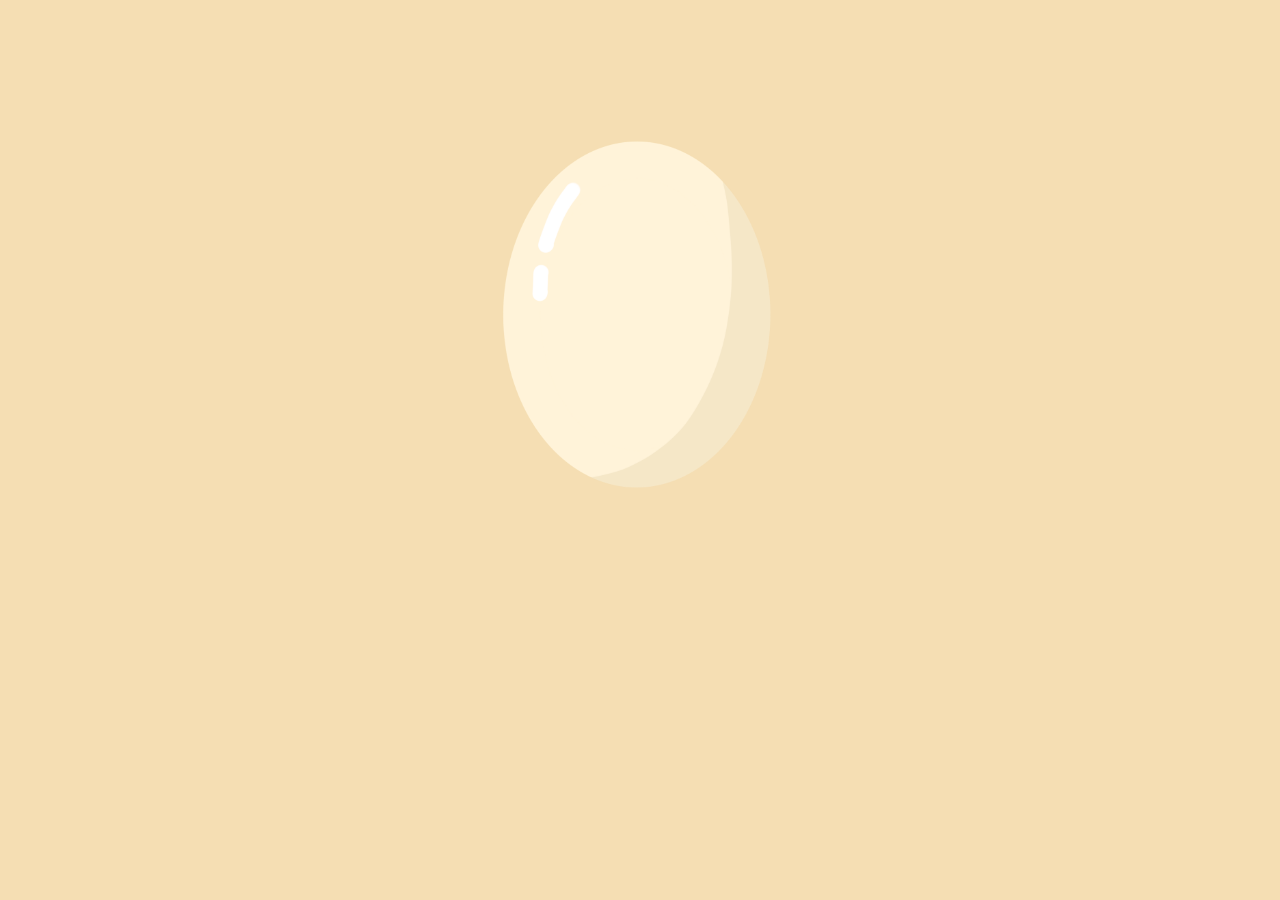
<file: f2p4.html>
<!DOCTYPE html>
<head>
    <style>
        body {
            margin: 0;
            padding: 0;
            height: 100vh;
            width: 100vw;
            background-color: #f5deb3;
        }

        .image {
            position: absolute;
            bottom: 6; 
            left:50%;
            transform: translateX(-50%);
        }
    </style>
</head>
<body>
    
    <img src="f2p4.egg.png" alt="Egg" width="700px" height="700px" id="eggImage" class="image">

    <script>
        const eggImage = document.getElementById('eggImage');

       
        let isGif = false;

        
        eggImage.addEventListener('click', () => {
            if (!isGif) {
               
                eggImage.src = 'f2p4.cutegg.gif';
                isGif = true;
            } else {
             
                window.location.href = 'f2p5.html';
            }
        });
    </script>
</body>
</html>
</file>
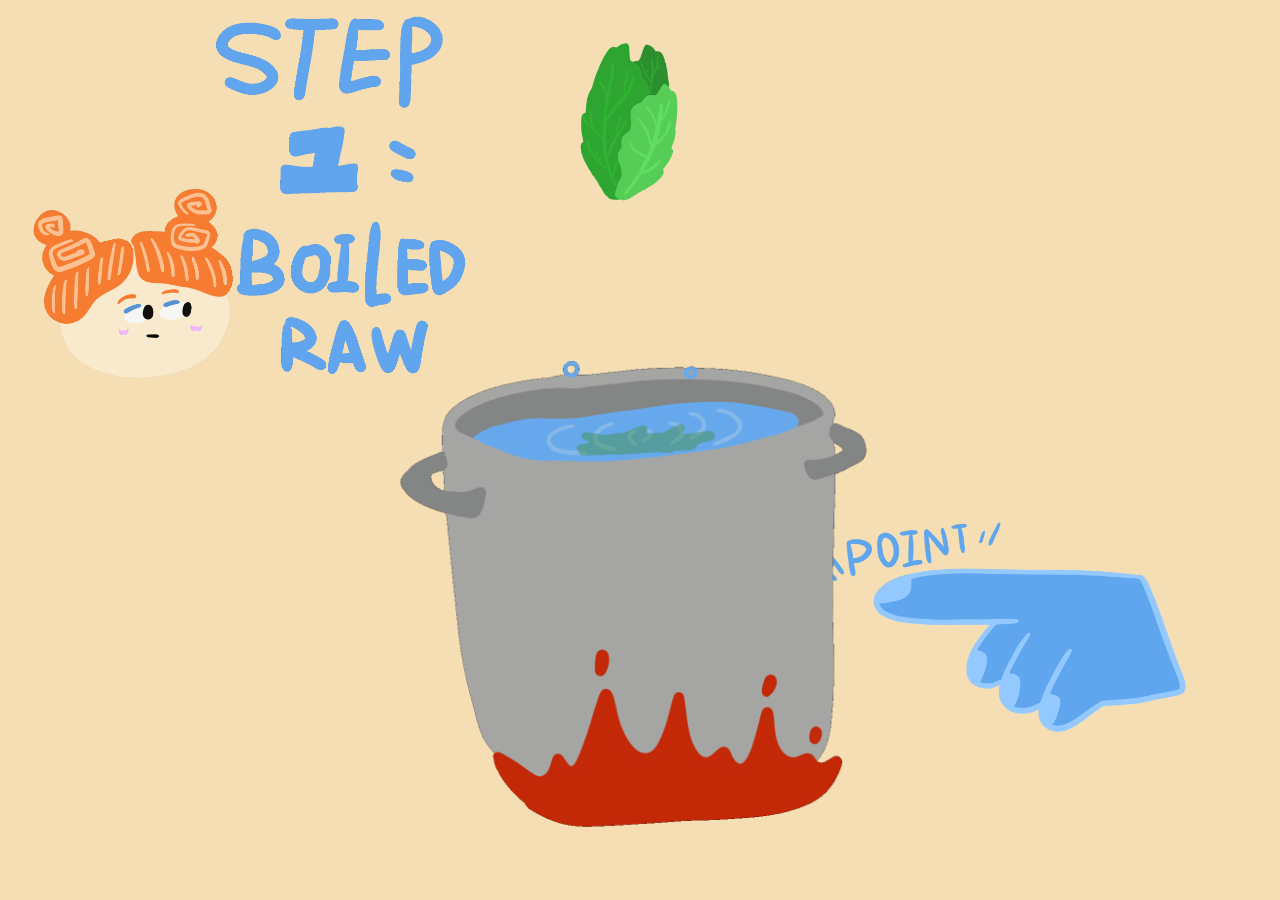
<file: p3.f1.html>
<!DOCTYPE html>
<head>
    <style>
        body {
            margin: 0;
            padding: 0;
            height: 100vh;
            width: 100vw;
            background-color: #f5deb3;
        }

        .image-container {
            position: relative; 
            width: 100%;
            height: 100%;
        }

        .word {
            position: absolute;
            top: -20px; 
            left: 10px;
        }

        .point {
            position: absolute;
            bottom: 130px; 
            right: 70px;
        }

        .raw-lettuce {
            position: absolute;
            top: -50px; 
            left: 50%;
            transform: translateX(-50%);
        }

        .boiled-lettuce {
            position: absolute;
            bottom: 0; 
            left: 50%;
            transform: translateX(-50%);
        }
    </style>
</head>
<body>
    <div class="image-container">
        <!-- 生菜图片 -->
        <img src="p3f1.raw-lettuce.png" alt="raw-lettuce" width="300px" height="300px" class="raw-lettuce"> 

        <img src="p3f1.point.png" alt="point" width="400px" height="300px" class="point"> 

        <!-- 煮锅 GIF -->
        <img src="p3f1.boiled-lettuce.gif" alt="pot" width="1000px" height="1000px" class="boiled-lettuce" onclick="window.location.href='p4.html';">
    
        <img src="p3f1.word.gif" alt="word" width="500px" height="500px" class="word"
    </div>
    
</body>
</html>
</file>
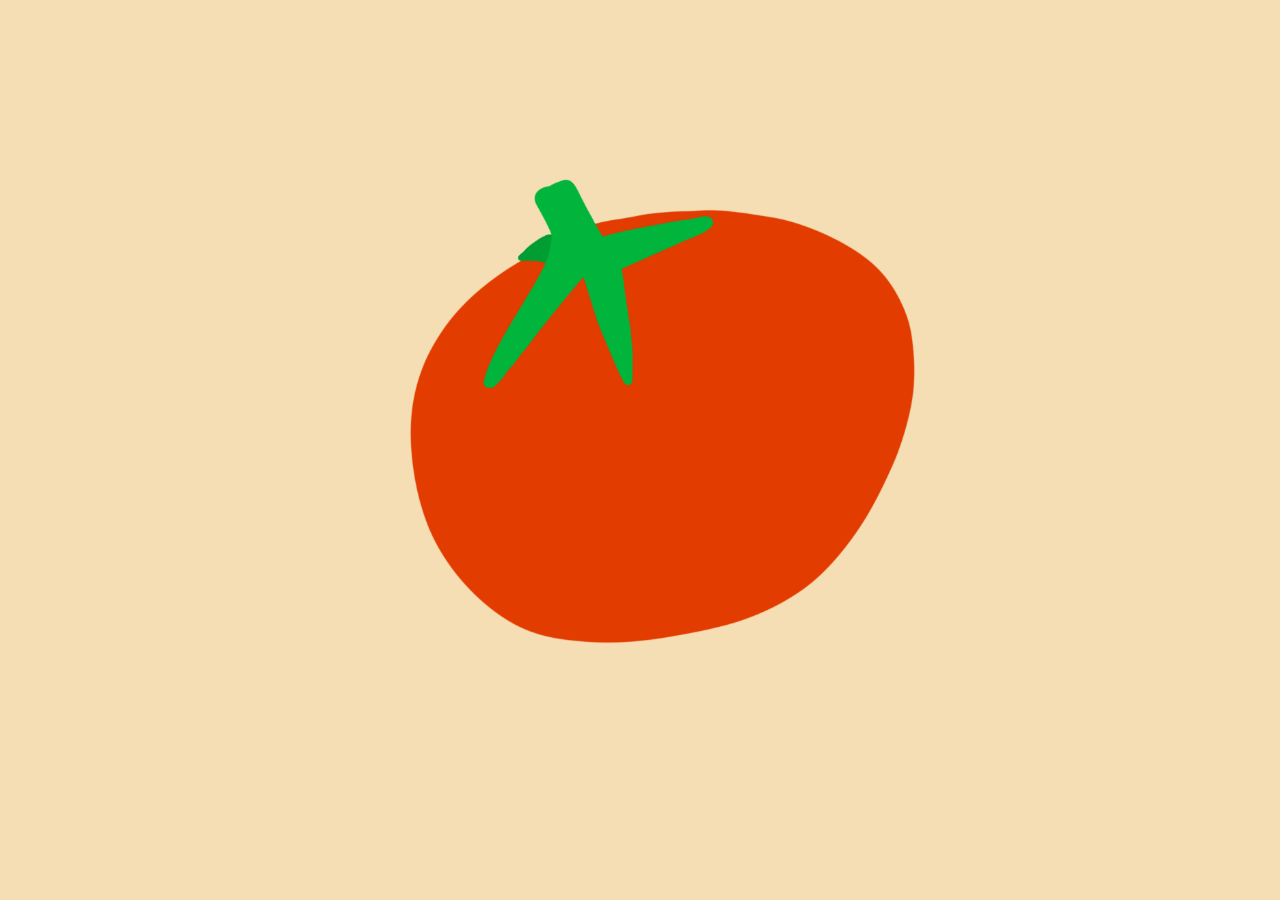
<file: p3.f2.html>
<!DOCTYPE html>
<head>
    <style>
        body {
            margin: 0;
            padding: 0;
            height: 100vh;
            width: 100vw;
            background-color: #f5deb3;
        }

        .image {
            position: absolute;
            bottom: 6; 
            left:50%;
            transform: translateX(-50%);
        }
    </style>
</head>
<body>
    <!-- 番茄图片 -->
    <img src="p3f2.tomato.png" alt="Tomato"width="700px" height="700px" id="tomatoImage" class="image">

    <script>
        const tomatoImage = document.getElementById('tomatoImage');

        // 是否已经切换为 GIF
        let isGif = false;

        // 点击事件
        tomatoImage.addEventListener('click', () => {
            if (!isGif) {
                // 切换为切好的番茄 GIF
                tomatoImage.src = 'p3.f2.cuttomato.gif';
                isGif = true; // 标记为已切换
            } else {
                // 跳转到第四页
                window.location.href = 'f2p4.html';
            }
        });
    </script>
</body>
</html>
</file>
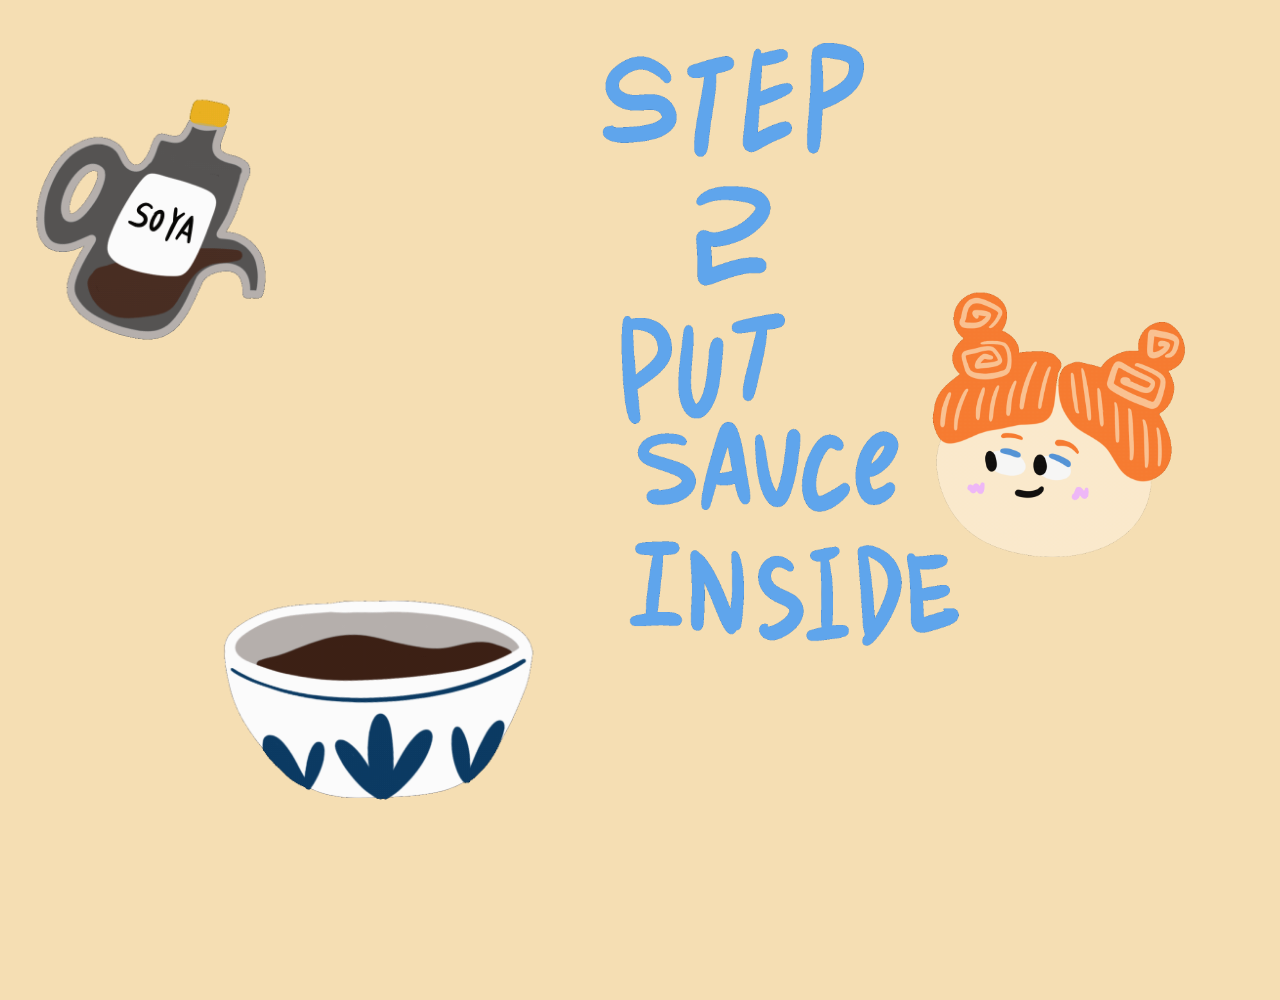
<file: p4.html>
<!DOCTYPE html>
<head>
    <style>
        body {
            margin: 0;
            padding: 0;
            height: 100vh;
            width: 100vw;
            background-color: #f5deb3;
        }

        .image-container {
            position: relative; 
            width: 100%;
            height: 100%;
        }

        .sauce {
            position: absolute;
            bottom: 10; 
            left: 30%;
            transform: translateX(-50%);
        }

        .word {
            position: absolute;
            bottom: 10; 
            right: 1px;
        }
    </style>
</head>
<body>
    <div class="image-container">
        <img src="p4.sauce.gif" alt="sauce" width="1000px" height="1000px" class="sauce" onclick="window.location.href='p5.html';">
        <img src="p4.word.gif" alt="word" width="700px" height="700px" class="word"
    </div>
    
</body>
</html>
</file>
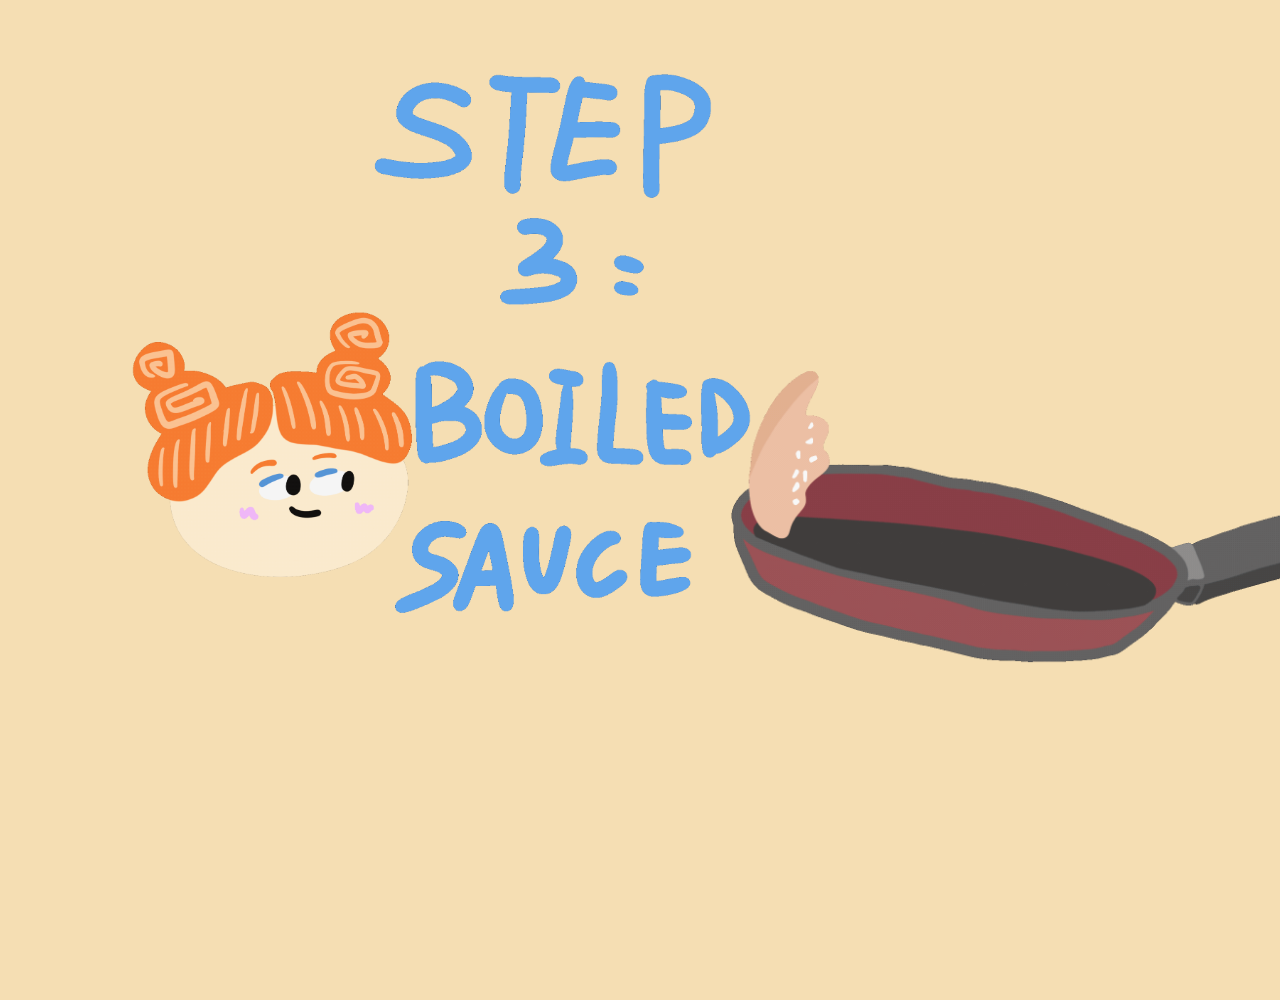
<file: p5.html>
<!DOCTYPE html>
<head>
    <style>
        body {
            margin: 0;
            padding: 0;
            height: 100vh;
            width: 100vw;
            background-color: #f5deb3;
        }

        .image-container {
            position: relative; 
            width: 100%;
            height: 100%;
        }

        .sauce {
            position: absolute;
            bottom: 6; 
            left:80%;
            transform: translateX(-50%);
        }
        .word {
            position: absolute;
            top: 20px; 
            left: 100px; 
        
        }
    </style>
</head>
<body>
    <div class="image-container">
        <img src="p5.sauce.gif" alt="sauce" width="1000px" height="1000px" class="sauce" onclick="window.location.href='p6.html';">
        <img src="p5.word.gif" alt="word" width="700px" height="700px" class="word"
    </div>
    
</body>
</html>
</file>
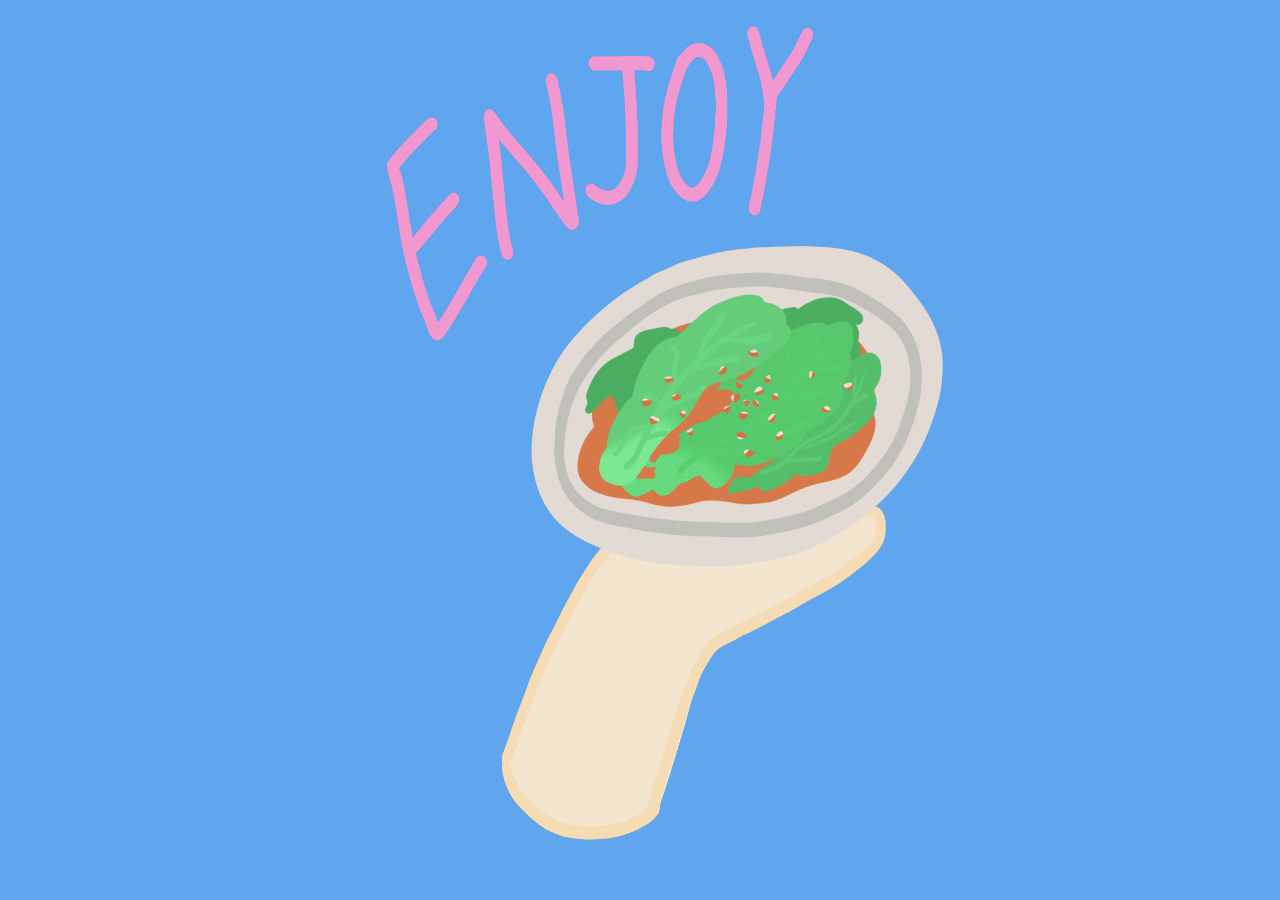
<file: p6.html>
<!DOCTYPE html>
<head>
    <style>
        body {
            margin: 0;
            padding: 0;
            height: 100vh;
            width: 100vw;
            background-color: #5fa6ef;
        }

        .image-container {
            position: relative; 
            width: 100%;
            height: 100%;
        }

        .finish {
            position: absolute;
            top: 10px; 
            left:300px;
        }
    </style>
</head>
<body>
    <div class="image-container">
        <img src="p6.finish.gif" alt="finish" width="900px" height="850px" class="finish" onclick="window.location.href='page2.html';">
       
    </div>
    
</body>
</html>
</file>
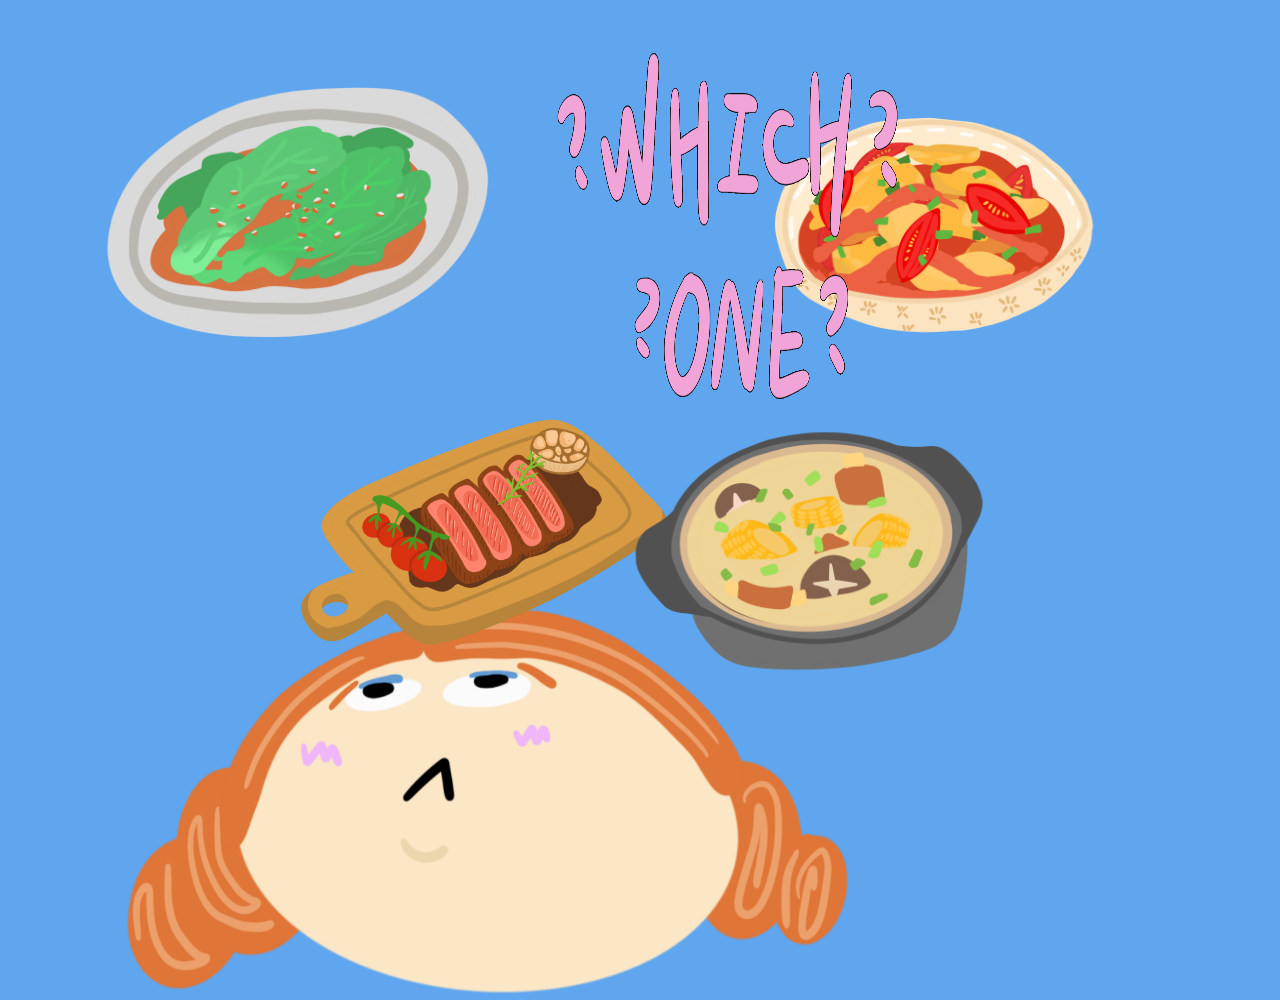
<file: page2.html>
<!DOCTYPE html>
<html lang="en">
    <head>
        <link rel="stylesheet" href="p2.style.css">
    
</head>

<body>
    <div class="image-container">
        <img src="p2.bottom image.png" width="800px" height="900px" class="p2.bottom image" alt="Bottom Image">
    </div>
<body>
   </body>
   <style>

.word-gif {
    position: absolute;
    top: 20px; 
    left: 500px; 
        
}

.image-1 {
    top: -40px;
    left: 35px;
}


.image-2 {
    top: -50px;
    right: 90px;
}


.image-3 {
    bottom: 25px;
    left: 160px;
}


.image-4 {
    bottom: 80px;
    right: 200px;
}
</style>
</head>
<body>
    <div class="image-container">
<!-- 第一张图片 -->
<img src="p2.food1.png" alt="Food 1" width="500px" height="500px" class="image-1" onclick="window.location.href='p3.f1.html';">


<img src="p2.food2.png" alt="Food 2" width="500px" height="500px"class="image-2" onclick="window.location.href='p3.f2.html';">

<!-- 第三张图片 -->
<img src="p2.food3.png" alt="Food 3" width="600px" height="600px"class="image-3" onclick="window.location.href='p3.f3.html';">

<!-- 第四张图片 -->
<img src="p2.food4.png" alt="Food 4" width="500px" height="500px"class="image-4" onclick="window.location.href='p3.f4.html';">

<img src="p2.word.gif" alt="Word Animation" width="500px" height="500px" class="word-gif">

</div>
</body>
</html>
</file>
<file: p2.style.css>
body {
    margin: 0;
    height: 100vh;
    background-color: #5fa6ef;
    position: relative; 
    
}
img {
position: absolute;
bottom: -100px;
right: 400px;; 
}
.gif {
    position: absolute;
    width: 600px; 
    height: 600px;
    cursor: pointer;
}
</file>
